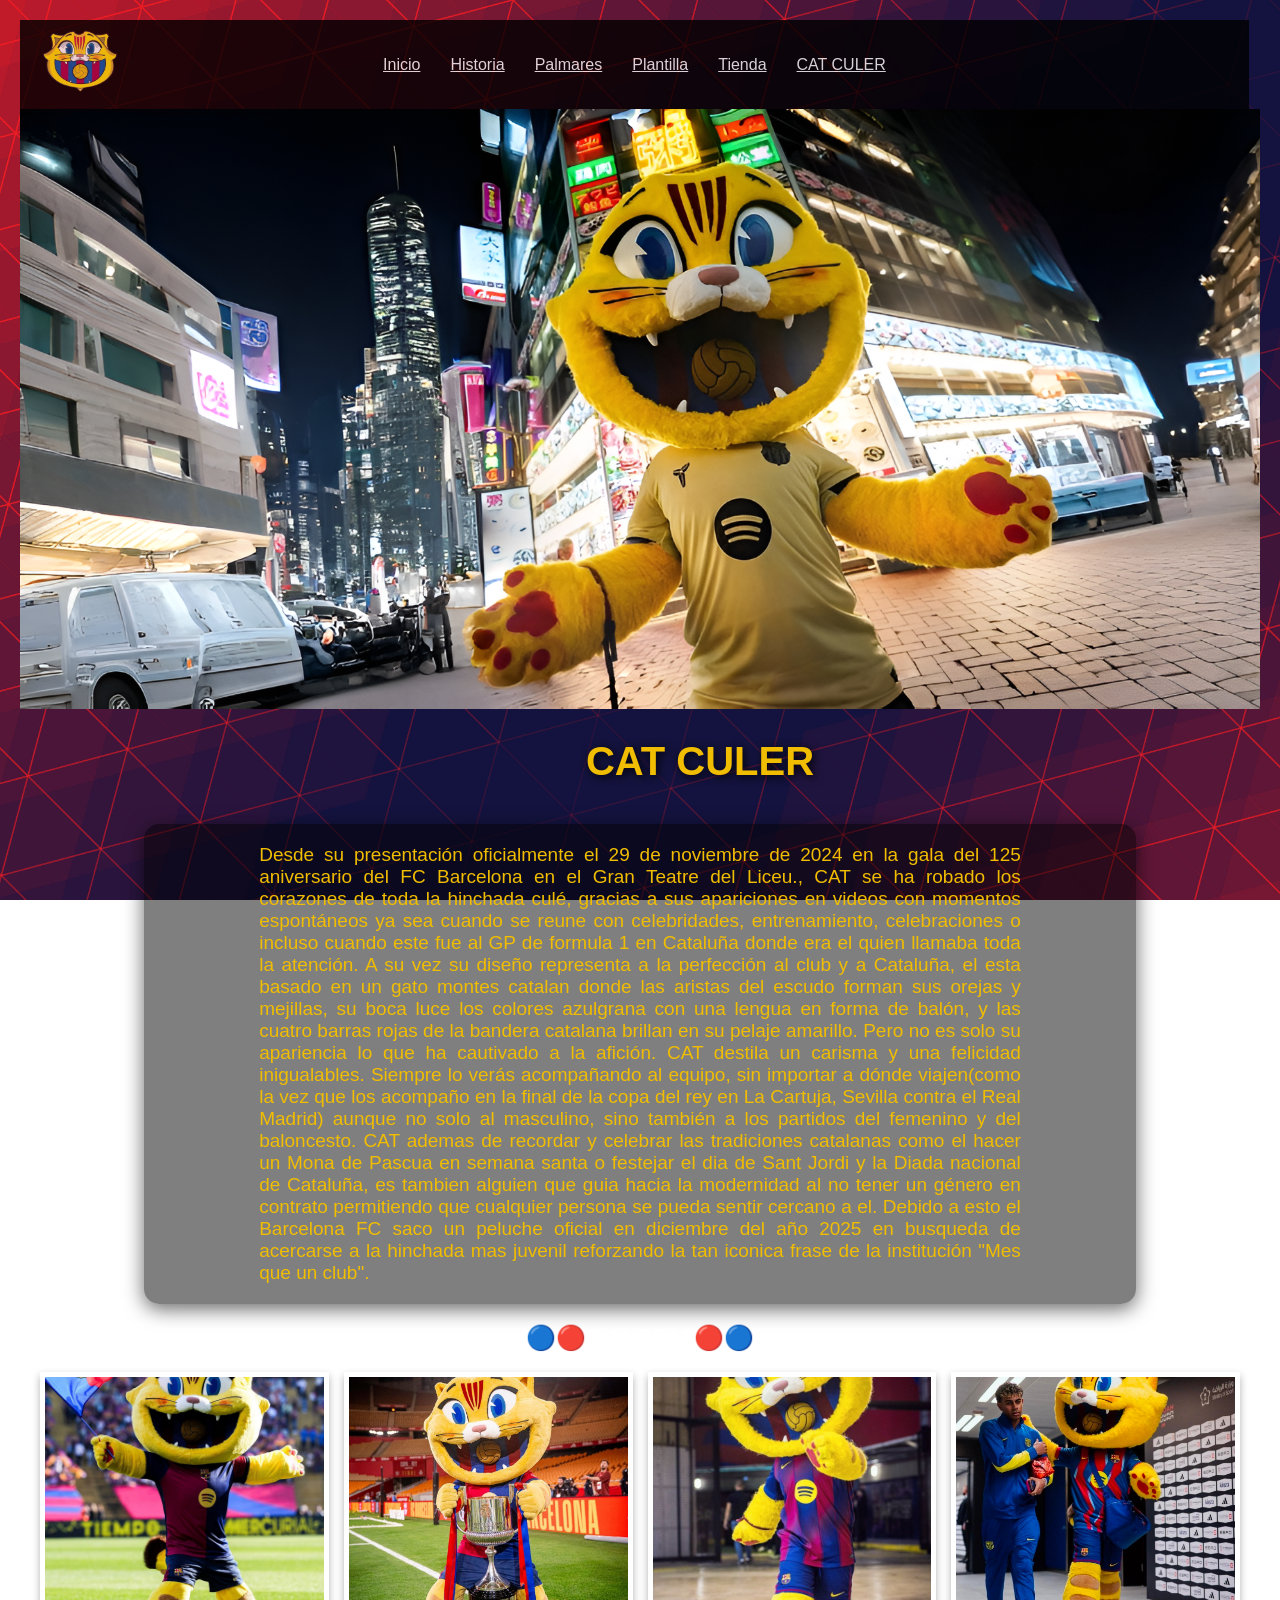
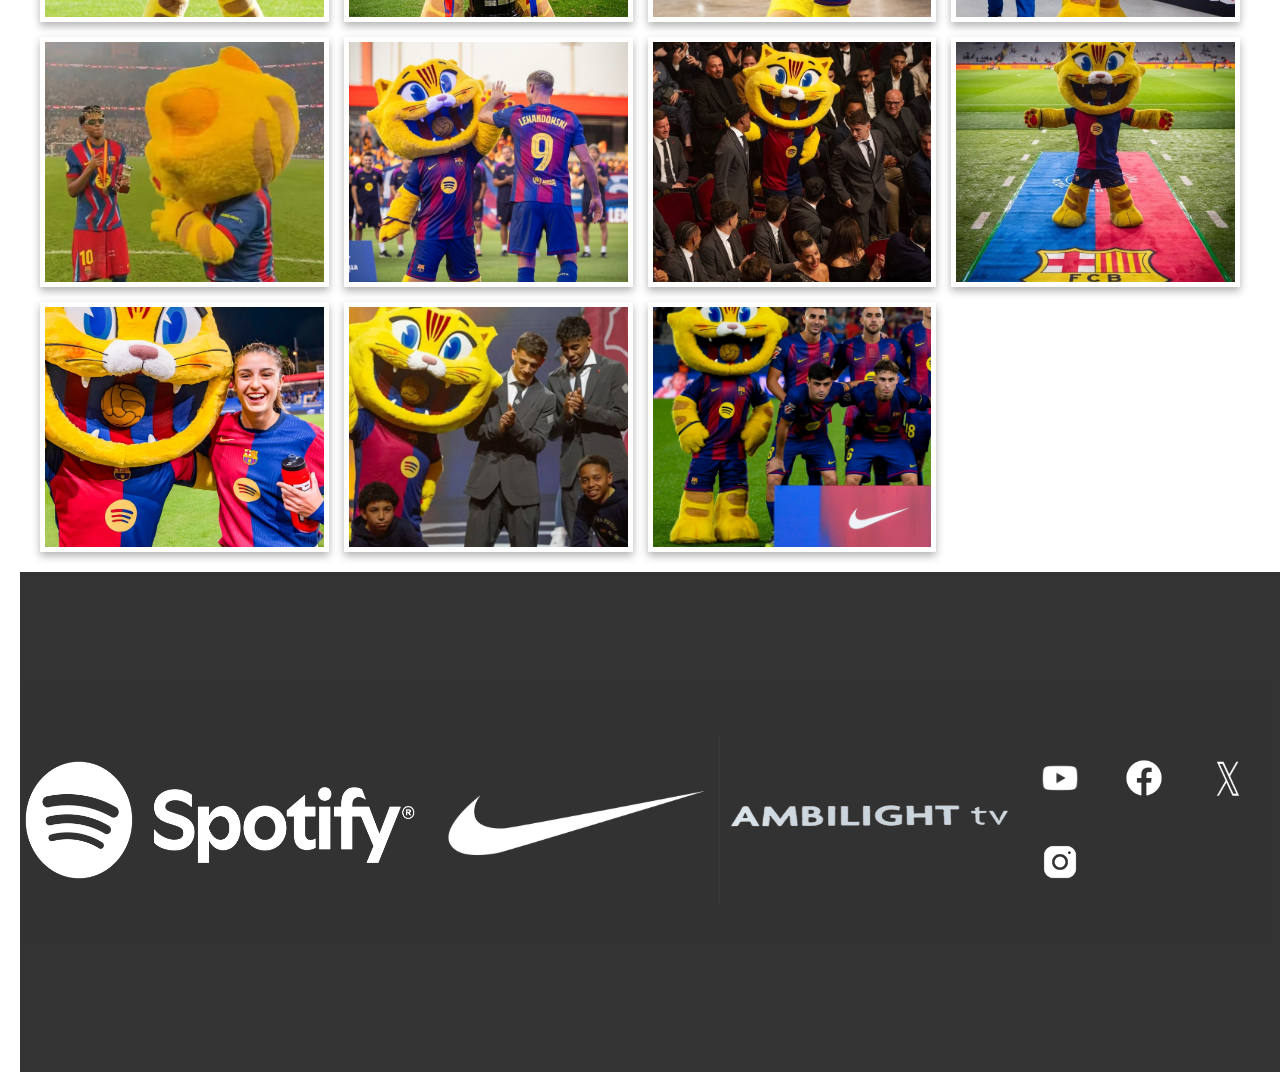
<file: codigo/catculer.html>
<!DOCTYPE html>
<html lang="español">
<head>
    <meta charset="UTF-8">
    <title>Cat_culer</title>
    <link rel="stylesheet" href="../estilo/general.css">
    <div class = "cuadrado1">
         <a href="index.html"> Inicio </a></li>
         <a href="historia.html">Historia</a></li>
         <a href="palmares.html">Palmares</a></li>
         <a href="jugadores.html">Plantilla</a></li>
         <a href="tienda.html"> Tienda </a></li>
         <a href="cat_culer.html">CAT CULER </a></li>
            <div class="escudo">
            <a href="index.html"><img src="../recursos/CAT.png" alt="Escudo FC Barcelona"></a>
        </div> 
        </div>
</head>
<body class="fondo">
    <div class="bannercat">
    <img src="../recursos/bannermejorado.png" alt="banner" width="1500" height="600">
    </div>
    <div class=titulocat><h1>CAT CULER</h1></div>
    <div class = caja>
    <div class="textoexplicativo">
        <p> Desde su presentación oficialmente el 29 de noviembre de 2024 en la gala del 125 aniversario del FC Barcelona en el Gran Teatre del Liceu., 
        CAT se ha robado los corazones de toda la hinchada culé, gracias a sus apariciones en videos con momentos espontáneos ya sea cuando se reune con
        celebridades, entrenamiento, celebraciones o incluso cuando este fue al GP de formula 1 en Cataluña donde era el quien llamaba toda la atención. 
        A su vez su diseño representa a la perfección al club y a Cataluña, el esta basado en un gato montes catalan donde las aristas del escudo forman sus orejas y mejillas, su boca luce los colores azulgrana 
        con una lengua en forma de balón, y las cuatro barras rojas de la bandera catalana brillan en su pelaje amarillo.
        Pero no es solo su apariencia lo que ha cautivado a la afición. CAT destila un carisma y una felicidad inigualables. 
        Siempre lo verás acompañando al equipo, sin importar a dónde viajen(como la vez que los acompaño en la final de la 
        copa del rey en La Cartuja, Sevilla contra el Real Madrid) aunque no solo al masculino, sino también a los partidos del femenino y del baloncesto.
        CAT ademas de recordar y celebrar las tradiciones catalanas como el hacer un Mona de Pascua en semana santa o festejar el dia de Sant Jordi y la Diada nacional de Cataluña,
        es tambien alguien que guia hacia la modernidad al no tener un género en contrato permitiendo que cualquier persona se pueda sentir cercano a el.
        Debido a esto el Barcelona FC saco un peluche oficial en diciembre del año 2025 en busqueda de acercarse a la hinchada mas juvenil reforzando la 
        tan iconica frase de la institución "Mes que un club".
         </p>
    </div>
    </div>
    <section>
        <div class="titulo_galeria">
        <h2>🔵🔴GALERIA🔴🔵</h2>
        </div>
        <div class = "galeria">
            <div class = "fotos">
                <img src="../recursos/cat culer 2.jpg" alt "cat" width="400" height="560">
            </div>
            <div class = "fotos">
                <img src="../recursos/cat culer 3.jpg" alt "cat" width="400" height="560">
            </div>
            <div class = "fotos">
                <img src="../recursos/cat 4.jpg" alt "cat" width="400" height="590">
            </div>
            <div class = "fotos">
                <img src="../recursos/cat 5.jpg" alt "cat" width="400" height="560">
            </div>
            <div class = "fotos">
                <img src="../recursos/cat 6.jpg" alt "cat" width="400" height="560">
            </div>
            <div class = "fotos">
                <img src="../recursos/cat 7.jpg" alt "cat" width="400" height="560">
            </div>
            <div class = "fotos">
                <img src="../recursos/cat 8.jpg" alt "cat" width="400" height="560">
            </div>
            <div class = "fotos">
                <img src="../recursos/cat 9.jpg" alt "cat" width="400" height="560">
            </div>
            <div class = "fotos">
                <img src="../recursos/cat 11.jpg" alt "cat" width="400" height="560">
            </div>
            <div class = "fotos">
                <img src="../recursos/cat 12.jpg" alt "cat" width="400" height="560">
            </div>
            <div class = "fotos">
                <img src="../recursos/cat 13.jpg" alt "cat" width="400" height="560">
            </div>
        </div>
    </section>
</body>
<footer>
    <div class="cuadradof">
        <div class=" publicidad">
            <a href="https://open.spotify.com/genre/0JQ5DAqbMKFzsCGvlWfxyX"><img src="../recursos/Spotify_Full_Logo_RGB_White.png" alt="Spotify" width="400" height="120"></a>
            <a href="https://www.nike.com/xl/"><img src="../recursos/nike.jpg" alt="Nike" width="300" height="170"> </a>
            <a href="https://www.philips.co.uk/c-m-so/tv"> <img src="../recursos/AMBILIGHT.png" alt="Spotify" width="300" height="200"></a>
            <div class = redes>
            <a href="https://www.youtube.com/@FCBarcelona"> <img src="../recursos/youtube.png" alt="Youtube" width="80" height="80"></a>
            <a href="https://web.facebook.com/fcbarcelona/?locale=es_LA&_rdc=1&_rdr#"> <img src="../recursos/facebook-new.png" alt="FaceBook" width="80" height="80"></a>
            <a href="https://x.com/FCBarcelona_es"> <img src="../recursos/twitter.jfif" alt="Twitter" width="80" height="80"></a>
            <a href="https://www.instagram.com/fcbarcelona/?hl=es"> <img src="../recursos/instragram.png" alt="Twitter" width="80" height="80"></a>
            </div>
        </div>
    </div>
</footer>
</html>
</file>
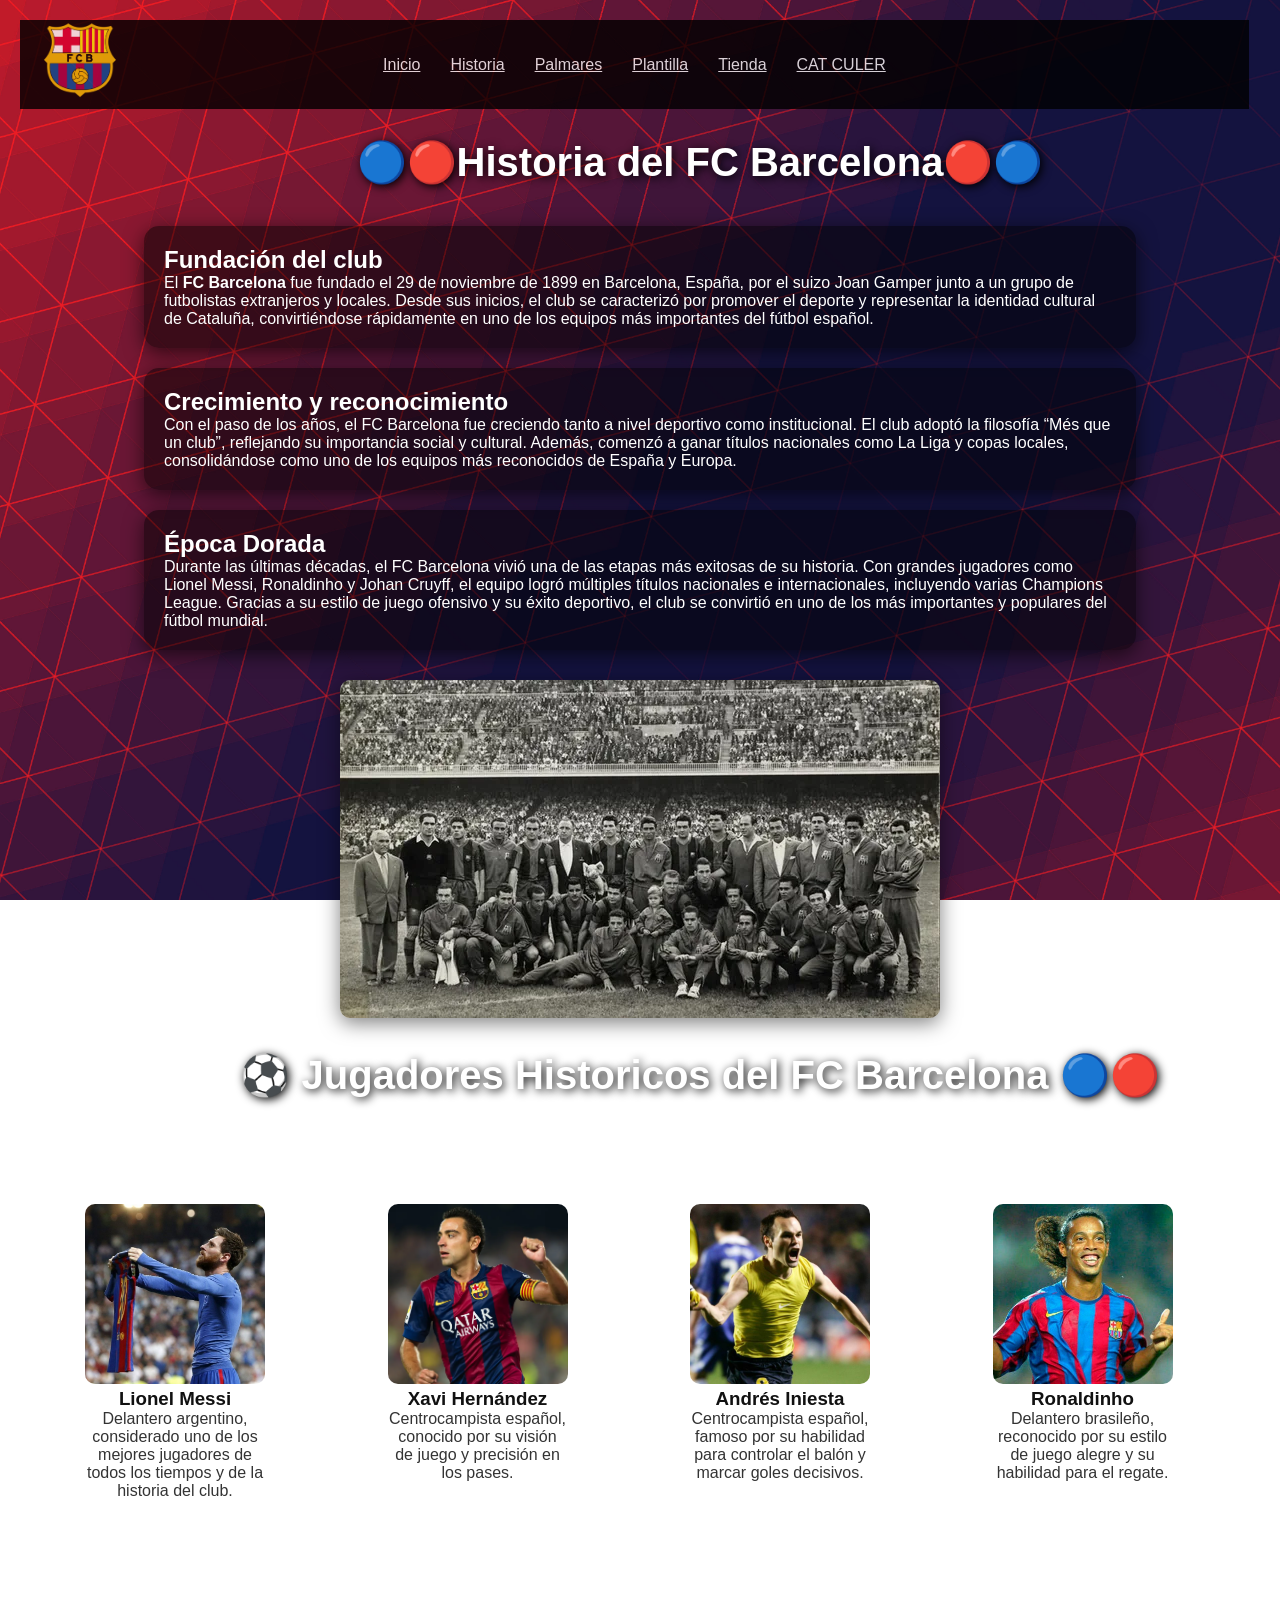
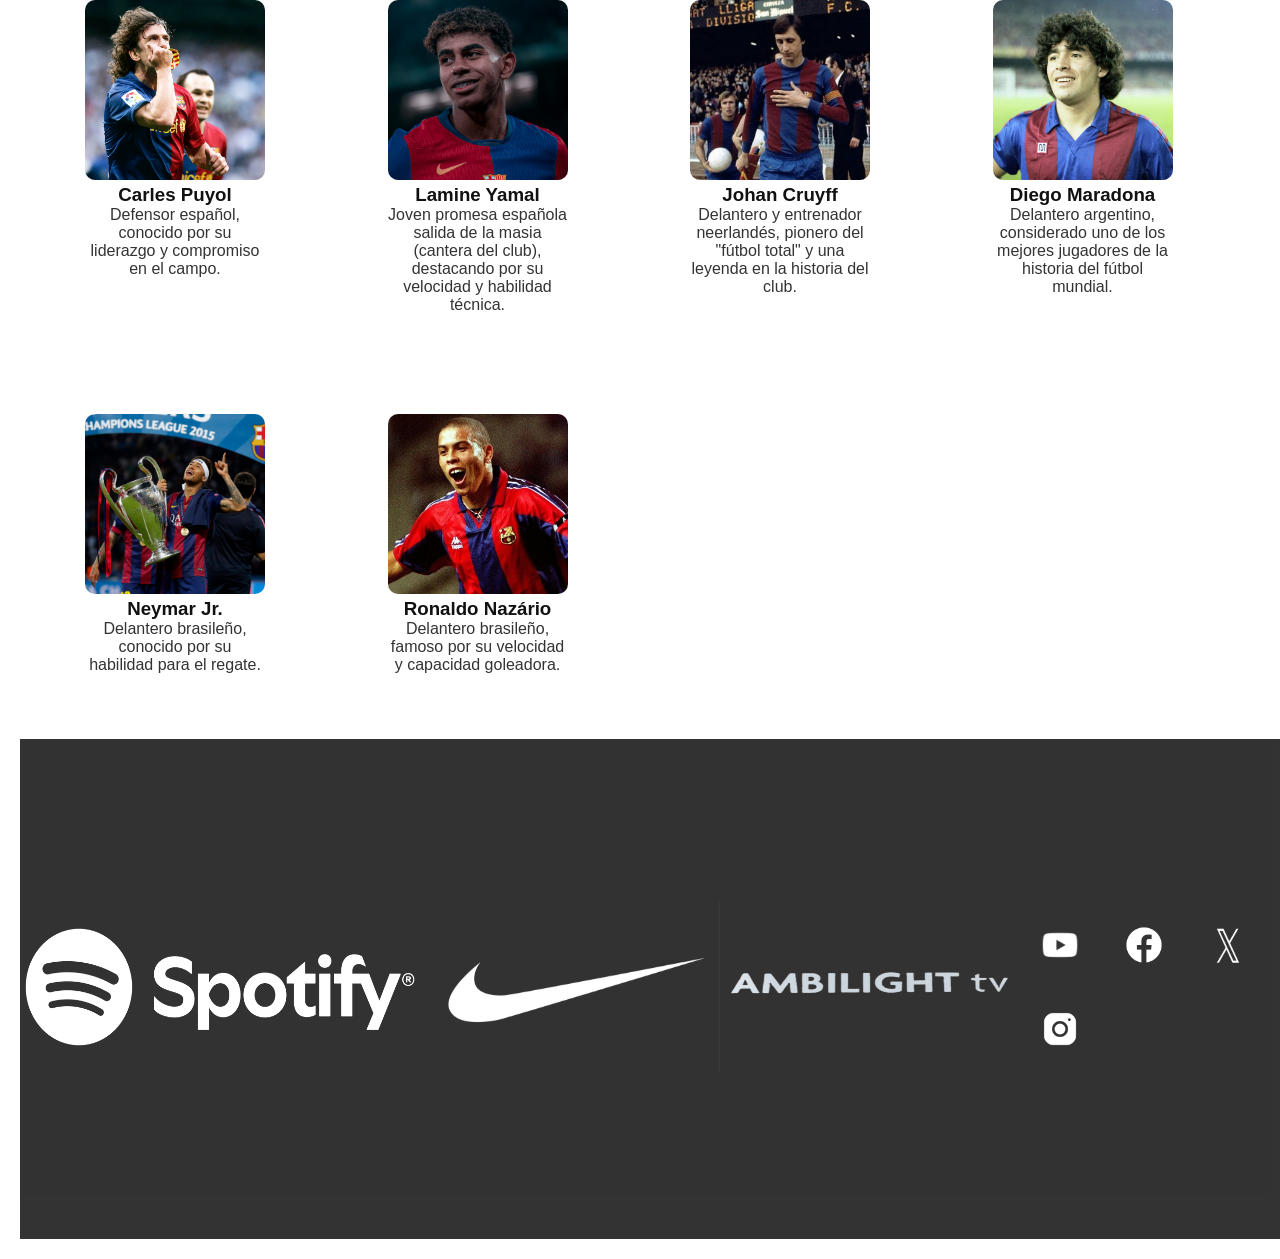
<file: codigo/historia.html>
<!DOCTYPE html>
<html>
    <head>
        <meta charset="UTF-8">
        <title>Historia - FC Barcelona</title>
        <link rel="stylesheet" href="../estilo/general.css">
    </head>

    <body class="fondo">
          <div class = "cuadrado1">
         <a href="index.html"> Inicio </a></li>
         <a href="historia.html">Historia</a></li>
         <a href="palmares.html">Palmares</a></li>
         <a href="jugadores.html">Plantilla</a></li>
         <a href="tienda.html"> Tienda </a></li>
         <a href="catculer.html">CAT CULER </a></li>
            <div class="escudo">
            <a href="index.html"><img src="../recursos/logo.png" alt="Escudo FC Barcelona"></a>
        </div> 
    </div>
        <h1>🔵🔴Historia del FC Barcelona🔴🔵</h1>
        <section>
            <div class="caja">
                <h2>Fundación del club</h2>
                    <p>El <strong>FC Barcelona</strong> fue fundado el 29 de noviembre de 1899 en Barcelona, España, 
                    por el suizo Joan Gamper junto a un grupo de futbolistas extranjeros y locales. 
                    Desde sus inicios, el club se caracterizó por promover el deporte y representar 
                    la identidad cultural de Cataluña, convirtiéndose rápidamente en uno de los 
                    equipos más importantes del fútbol español.
                    </p>
            </div>

            <div class="caja">
                <h2>Crecimiento y reconocimiento</h2>
                    <p>Con el paso de los años, el FC Barcelona fue creciendo tanto a nivel deportivo 
                    como institucional. El club adoptó la filosofía “Més que un club”, reflejando 
                    su importancia social y cultural. Además, comenzó a ganar títulos nacionales 
                    como La Liga y copas locales, consolidándose como uno de los equipos más 
                    reconocidos de España y Europa.
                    </p>
            </div>

            <div class="caja">
                <h2>Época Dorada</h2>
                    <p>Durante las últimas décadas, el FC Barcelona vivió una de las etapas más exitosas 
                    de su historia. Con grandes jugadores como Lionel Messi, Ronaldinho y Johan Cruyff, 
                    el equipo logró múltiples títulos nacionales e internacionales, incluyendo varias 
                    Champions League. Gracias a su estilo de juego ofensivo y su éxito deportivo, 
                    el club se convirtió en uno de los más importantes y populares del fútbol mundial.
                    </p>
            </div>

            <div class="imagen-historia">
                <img src="../recursos/historiaFcb.jpg" alt="Historia del FC Barcelona" width="600">
            </div>
        </section>
        <h1>⚽ Jugadores Historicos del FC Barcelona 🔵🔴</h1>

        <div class="contenedor-jugadores">
            <div class="tarjeta">
                <img src="../recursos/Messi.jpg">
                <h3>Lionel Messi</h3>
                <p>Delantero argentino, considerado uno de los mejores jugadores de todos los tiempos y de la historia del club.</p>
            </div>

            <div class="tarjeta">
                <img src="../recursos/xavi.jpg">
                <h3>Xavi Hernández</h3>
                <p>Centrocampista español, conocido por su visión de juego y precisión en los pases.</p>
            </div>

            <div class="tarjeta">
                <img src="../recursos/iniesta.jpg">
                <h3>Andrés Iniesta</h3>
                <p>Centrocampista español, famoso por su habilidad para controlar el balón y marcar goles decisivos.</p>
            </div>

            <div class="tarjeta">
                <img src="../recursos/ronaldinho.jpg">
                <h3>Ronaldinho</h3>
                <p>Delantero brasileño, reconocido por su estilo de juego alegre y su habilidad para el regate.</p>
            </div>

            <div class="tarjeta">
                <img src="../recursos/puyol.jpg">
                <h3>Carles Puyol</h3>
                <p>Defensor español, conocido por su liderazgo y compromiso en el campo.</p>
            </div>

            <div class="tarjeta">
                <img src="../recursos/lamine.jpg">
                <h3>Lamine Yamal</h3>
                <p>Joven promesa española salida de la masia (cantera del club), destacando por su velocidad y habilidad técnica.</p>
            </div>

            <div class="tarjeta">
                <img src="../recursos/cruyff.jpg">
                <h3>Johan Cruyff</h3>
                <p>Delantero y entrenador neerlandés, pionero del "fútbol total" y una leyenda en la historia del club.</p>
            </div>

            <div class="tarjeta">
                <img src="../recursos/maradona.jpg">
                <h3>Diego Maradona</h3>
                <p>Delantero argentino, considerado uno de los mejores jugadores de la historia del fútbol mundial.</p>
            </div>

            <div class="tarjeta">
                <img src="../recursos/NEYMAR.jpg">
                <h3>Neymar Jr.</h3>
                <p>Delantero brasileño, conocido por su habilidad para el regate.</p>
            </div>

            <div class="tarjeta">
                <img src="../recursos/ronaldo.jpg">
                <h3>Ronaldo Nazário</h3>
                <p>Delantero brasileño, famoso por su velocidad y capacidad goleadora.</p>
            </div>
        </div>
    </body>
  <footer>
    <div class="cuadradof">
        <div class=" publicidad">
            <a href="https://open.spotify.com/genre/0JQ5DAqbMKFzsCGvlWfxyX"><img src="../recursos/Spotify_Full_Logo_RGB_White.png" alt="Spotify" width="400" height="120"></a>
            <a href="https://www.nike.com/xl/"><img src="../recursos/nike.jpg" alt="Nike" width="300" height="170"> </a>
            <a href="https://www.philips.co.uk/c-m-so/tv"> <img src="../recursos/AMBILIGHT.png" alt="Spotify" width="300" height="200"></a>
            <div class = redes>
            <a href="https://www.youtube.com/@FCBarcelona"> <img src="../recursos/youtube.png" alt="Youtube" width="80" height="80"></a>
            <a href="https://web.facebook.com/fcbarcelona/?locale=es_LA&_rdc=1&_rdr#"> <img src="../recursos/facebook-new.png" alt="FaceBook" width="80" height="80"></a>
            <a href="https://x.com/FCBarcelona_es"> <img src="../recursos/twitter.jfif" alt="Twitter" width="80" height="80"></a>
            <a href="https://www.instagram.com/fcbarcelona/?hl=es"> <img src="../recursos/instragram.png" alt="Twitter" width="80" height="80"></a>
            </div>
        </div>
    </div>
</footer>
</html>
</file>
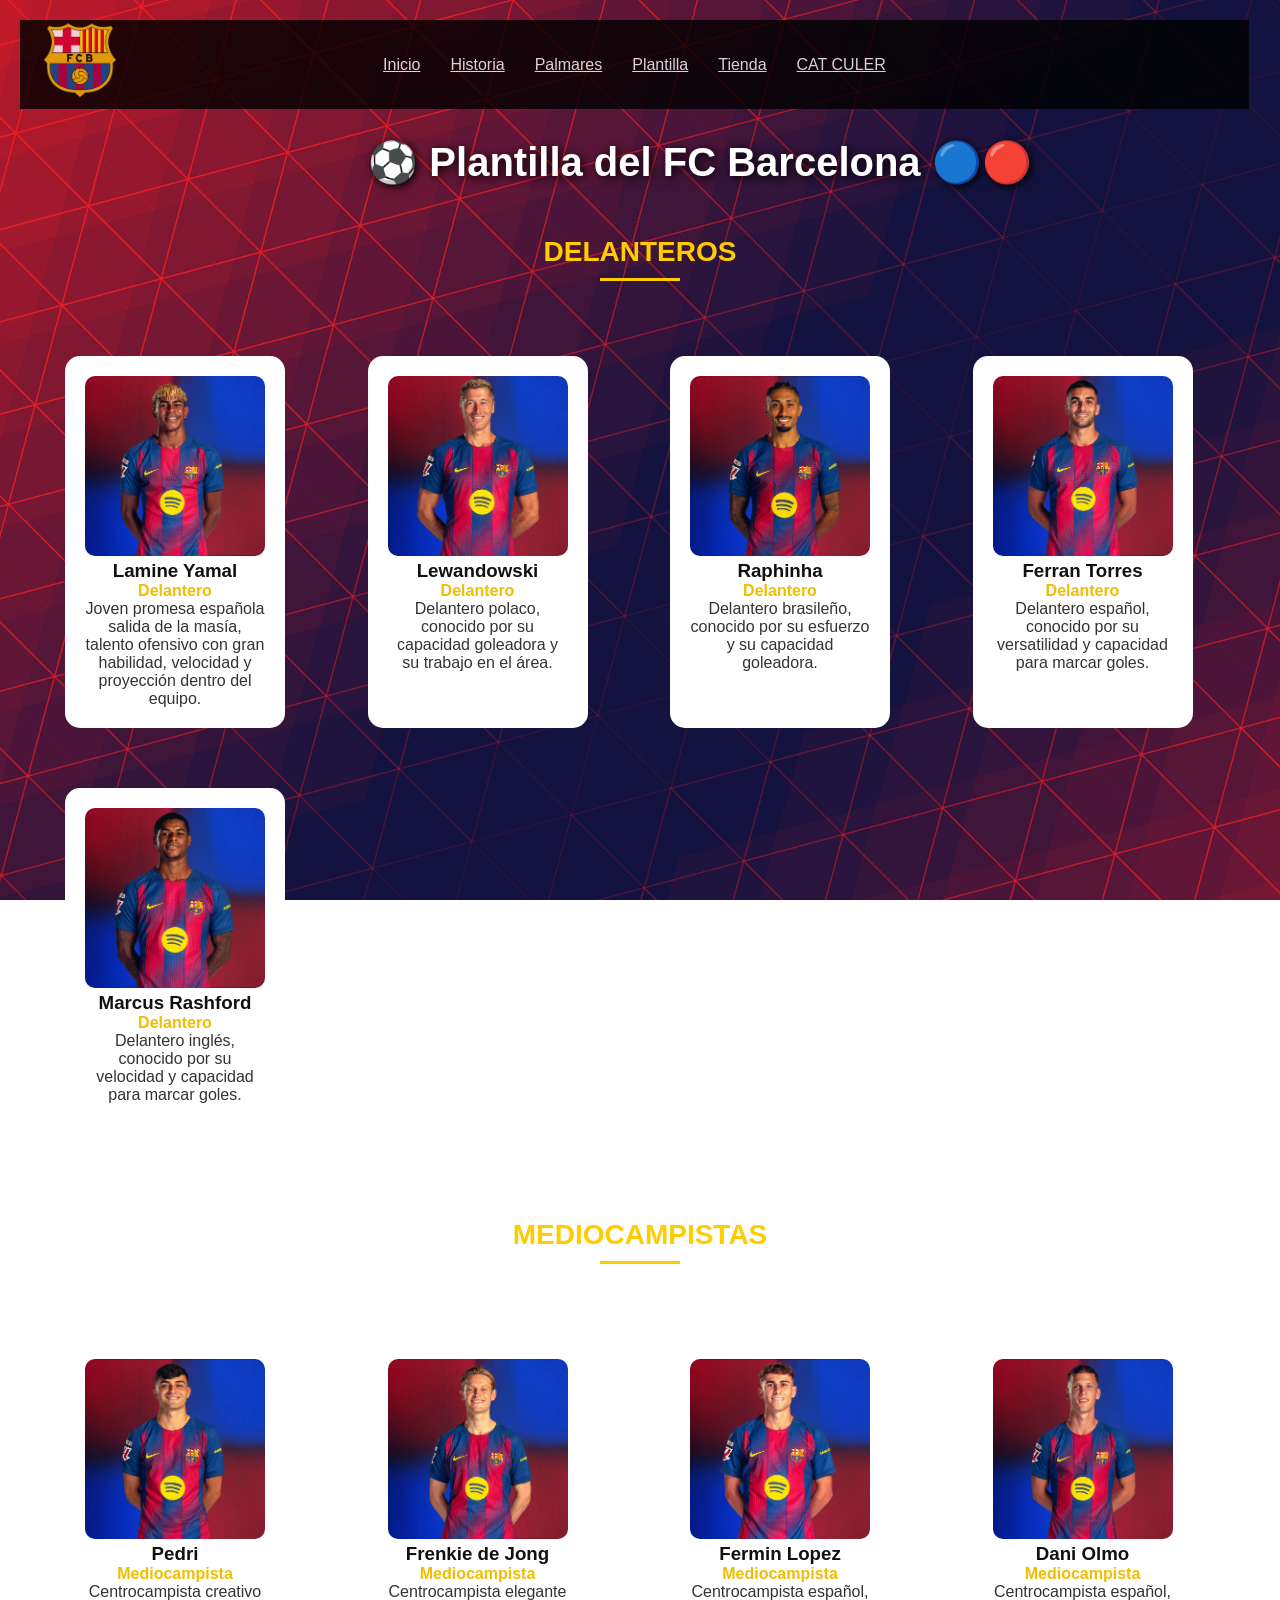
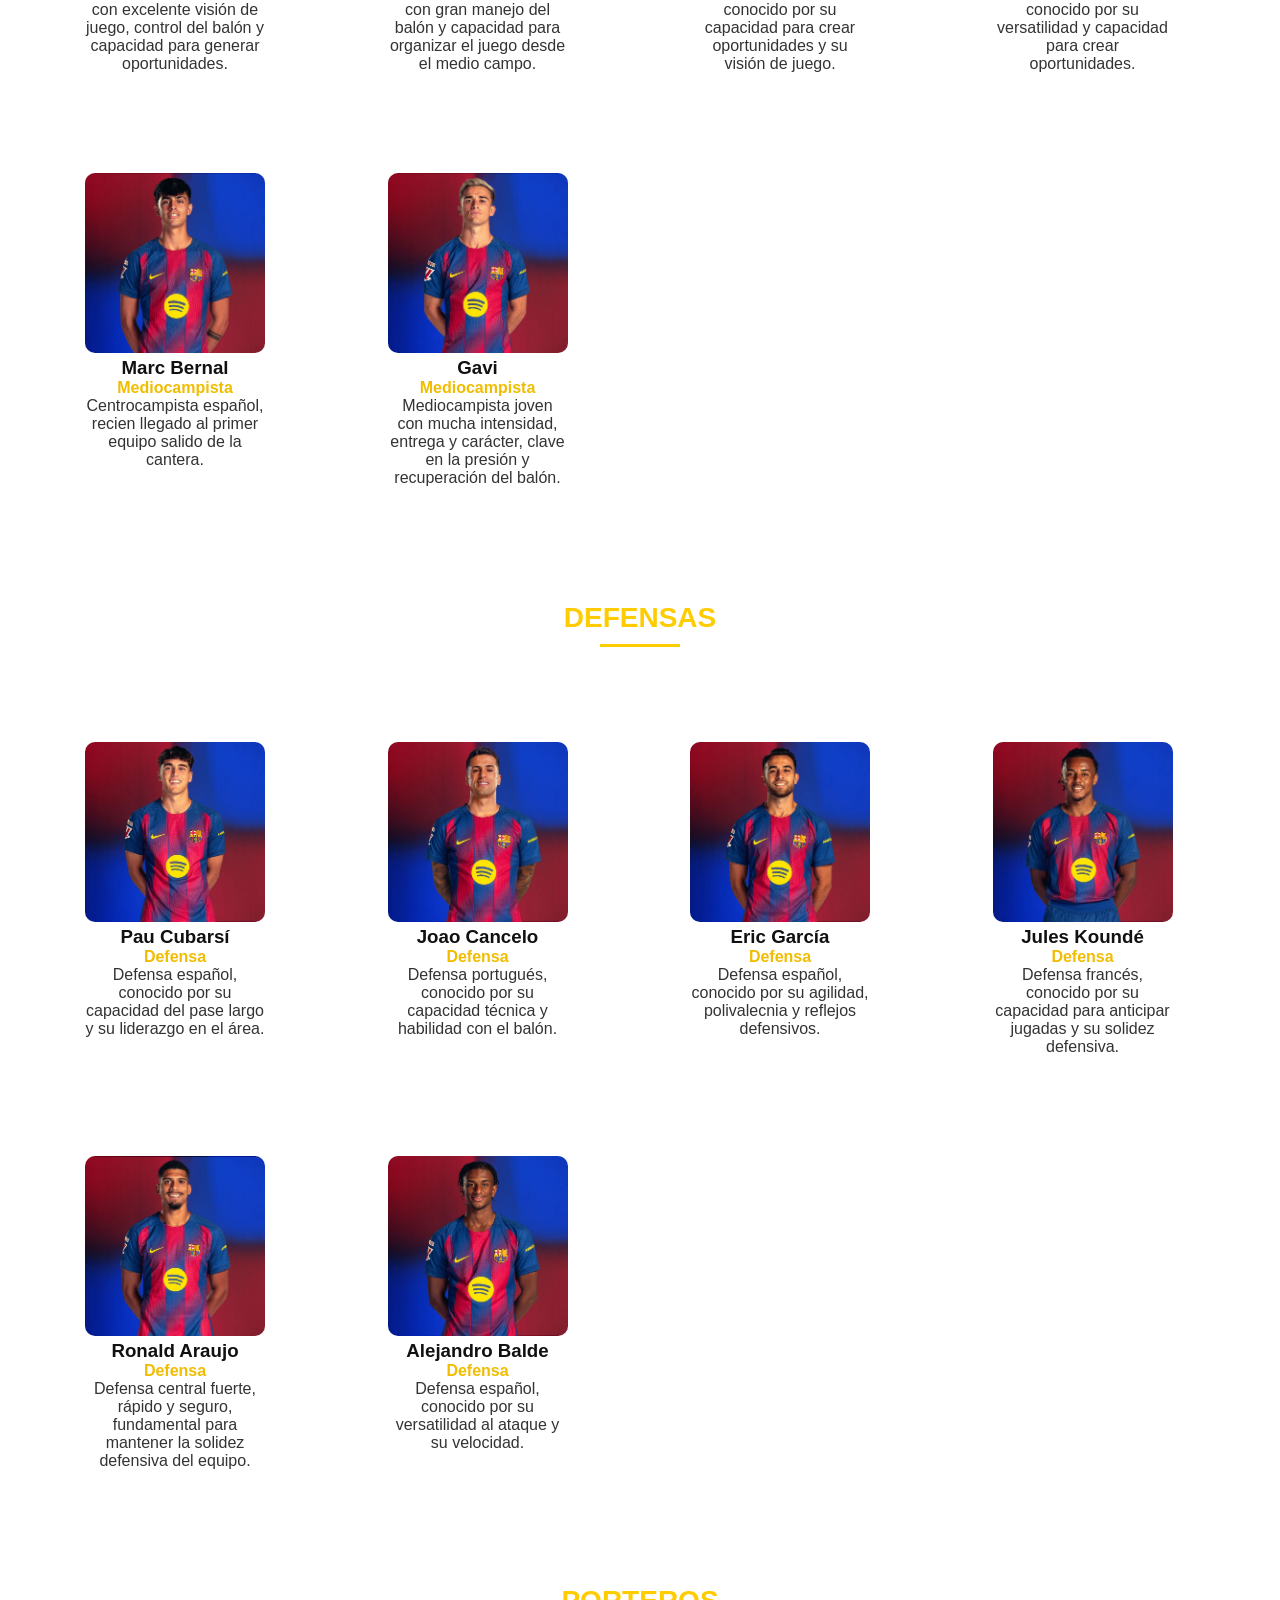
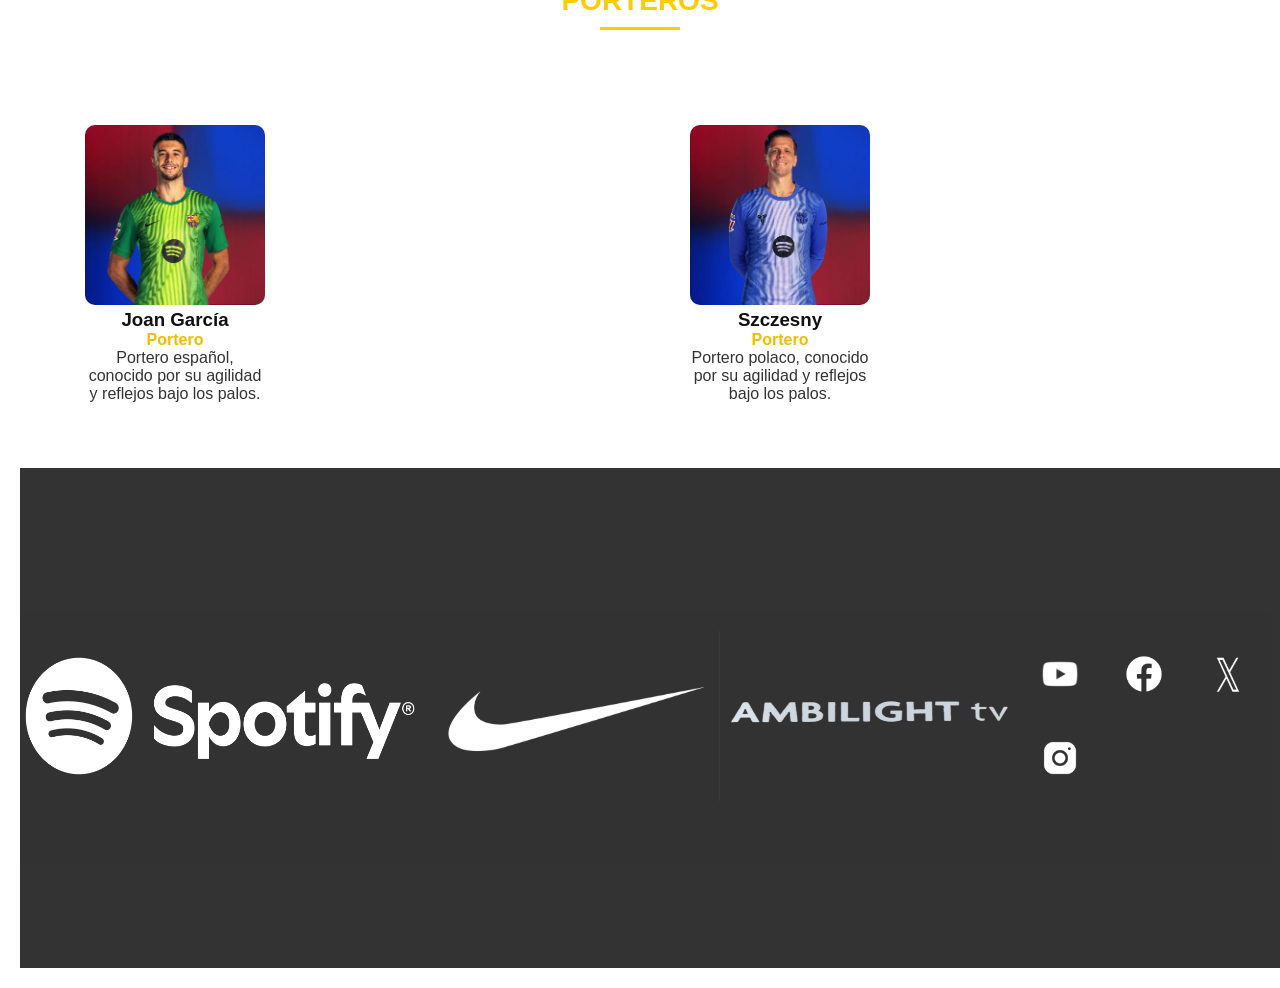
<file: codigo/jugadores.html>
<!DOCTYPE html>
<html lang="es">
    <head>
        <meta charset="UTF-8">
        <title>Jugadores Históricos del FC Barcelona</title>
        <link rel="stylesheet" href="../estilo/general.css">
    </head>

    <body class="fondo">
         <div class = "cuadrado1">
         <a href="index.html"> Inicio </a></li>
         <a href="historia.html">Historia</a></li>
         <a href="palmares.html">Palmares</a></li>
         <a href="jugadores.html">Plantilla</a></li>
         <a href="tienda.html"> Tienda </a></li>
         <a href="catculer.html">CAT CULER </a></li>
            <div class="escudo">
            <a href="index.html"><img src="../recursos/logo.png" alt="Escudo FC Barcelona"></a>
        </div> 
    </div>

        <h1>⚽ Plantilla del FC Barcelona 🔵🔴</h1>
        <h2 class="titulo-seccion">DELANTEROS</h2>
        <div class="contenedor-jugadores">
            <div class="tarjeta">
                <img src="../recursos/yamal.jpg">
                <h3>Lamine Yamal</h3>
                <p><strong>Delantero</strong></p>
                <p>Joven promesa española salida de la masía, talento ofensivo con gran habilidad, velocidad y proyección dentro del equipo.</p>
            </div>
            <div class="tarjeta">
                <img src="../recursos/lewandowski.jpg">
                <h3>Lewandowski</h3>
                <p><strong>Delantero</strong></p>
                <p>Delantero polaco, conocido por su capacidad goleadora y su trabajo en el área.</p>
            </div>

            <div class="tarjeta">
                <img src="../recursos/rafita.jpg">
                <h3>Raphinha</h3>
                <p><strong>Delantero</strong></p>
                <p>Delantero brasileño, conocido por su esfuerzo y su capacidad goleadora.</p>
            </div>

            <div class="tarjeta">
                <img src="../recursos/ferran.jpg">
                <h3>Ferran Torres</h3>
                <p><strong>Delantero</strong></p>
                <p>Delantero español, conocido por su versatilidad y capacidad para marcar goles.</p>
            </div>

            <div class="tarjeta">
                <img src="../recursos/rashford.jpg">
                <h3>Marcus Rashford</h3>
                <p><strong>Delantero</strong></p>
                <p>Delantero inglés, conocido por su velocidad y capacidad para marcar goles.</p>
            </div>
        </div>
        <h2 class="titulo-seccion">MEDIOCAMPISTAS</h2>
        <div class="contenedor-jugadores">
            <div class="tarjeta">
                <img src="../recursos/pedri.jpg">
                <h3>Pedri</h3>
                <p><strong>Mediocampista</strong></p>
                <p>Centrocampista creativo con excelente visión de juego, control del balón y capacidad para generar oportunidades.</p>
            </div>
            <div class="tarjeta">
                <img src="../recursos/dejong.jpg">
                <h3>Frenkie de Jong</h3>
                <p><strong>Mediocampista</strong></p>
                <p>Centrocampista elegante con gran manejo del balón y capacidad para organizar el juego desde el medio campo.</p>
            </div>

            <div class="tarjeta">
                <img src="../recursos/fermin.jpg">
                <h3>Fermin Lopez</h3>
                <p><strong>Mediocampista</strong></p>
                <p>Centrocampista español, conocido por su capacidad para crear oportunidades y su visión de juego.</p>
            </div>

            <div class="tarjeta">
                <img src="../recursos/olmo.jpg">
                <h3>Dani Olmo</h3>
                <p><strong>Mediocampista</strong></p>
                <p>Centrocampista español, conocido por su versatilidad y capacidad para crear oportunidades.</p>
            </div>

            <div class="tarjeta">
                <img src="../recursos/bernal.jpg">
                <h3>Marc Bernal</h3>
                <p><strong>Mediocampista</strong></p>
                <p>Centrocampista español, recien llegado al primer equipo salido de la cantera.</p>
            </div>

            <div class="tarjeta">
                <img src="../recursos/gavi.jpg">
                <h3>Gavi</h3>
                <p><strong>Mediocampista</strong></p>
                <p>Mediocampista joven con mucha intensidad, entrega y carácter, clave en la presión y recuperación del balón.</p>
            </div>
        </div>
        <h2 class="titulo-seccion">DEFENSAS</h2>
        <div class="contenedor-jugadores">
            <div class="tarjeta">
                <img src="../recursos/cubarsi.jpg">
                <h3>Pau Cubarsí</h3>
                <p><strong>Defensa</strong></p>
                <p>Defensa español, conocido por su capacidad del pase largo y su liderazgo en el área.</p>
            </div>

            <div class="tarjeta">
                <img src="../recursos/cancelo.jpg">
                <h3>Joao Cancelo</h3>
                <p><strong>Defensa</strong></p>
                <p>Defensa portugués, conocido por su capacidad técnica y habilidad con el balón.</p>
            </div>

            <div class="tarjeta">
                <img src="../recursos/eric.jpg">
                <h3>Eric García</h3>
                <p><strong>Defensa</strong></p>
                <p>Defensa español, conocido por su agilidad, polivalecnia y reflejos defensivos.</p>
            </div>

            <div class="tarjeta">
                <img src="../recursos/kounde.jpg">
                <h3>Jules Koundé</h3>
                <p><strong>Defensa</strong></p>
                <p>Defensa francés, conocido por su capacidad para anticipar jugadas y su solidez defensiva.</p>
            </div>

            <div class="tarjeta">
                <img src="../recursos/araujo.jpg">
                <h3>Ronald Araujo</h3>
                <p><strong>Defensa</strong></p>
                <p>Defensa central fuerte, rápido y seguro, fundamental para mantener la solidez defensiva del equipo.</p>
            </div>

            <div class="tarjeta">
                <img src="../recursos/balde.jpg">
                <h3>Alejandro Balde</h3>
                <p><strong>Defensa</strong></p>
                <p>Defensa español, conocido por su versatilidad al ataque y su velocidad.</p>
            </div>
        </div>
        <h2 class="titulo-seccion">PORTEROS</h2>
        <div class="contenedor-jugadores">
            <div class="tarjeta">
                <img src="../recursos/joangarcia.jpg">
                <h3>Joan García</h3>
                <p><strong>Portero</strong></p>
                <p>Portero español, conocido por su agilidad y reflejos bajo los palos.</p>
            </div>

            <div class="tarjeta">
                <img src="../recursos/Szczesny.jpg">
                <h3>Szczesny</h3>
                <p><strong>Portero</strong></p>
                <p>Portero polaco, conocido por su agilidad y reflejos bajo los palos.</p>
            </div>
        </div>
    </body>
    <footer>
    <div class="cuadradof">
        <div class=" publicidad">
            <a href="https://open.spotify.com/genre/0JQ5DAqbMKFzsCGvlWfxyX"><img src="../recursos/Spotify_Full_Logo_RGB_White.png" alt="Spotify" width="400" height="120"></a>
            <a href="https://www.nike.com/xl/"><img src="../recursos/nike.jpg" alt="Nike" width="300" height="170"> </a>
            <a href="https://www.philips.co.uk/c-m-so/tv"> <img src="../recursos/AMBILIGHT.png" alt="Spotify" width="300" height="200"></a>
            <div class = redes>
            <a href="https://www.youtube.com/@FCBarcelona"> <img src="../recursos/youtube.png" alt="Youtube" width="80" height="80"></a>
            <a href="https://web.facebook.com/fcbarcelona/?locale=es_LA&_rdc=1&_rdr#"> <img src="../recursos/facebook-new.png" alt="FaceBook" width="80" height="80"></a>
            <a href="https://x.com/FCBarcelona_es"> <img src="../recursos/twitter.jfif" alt="Twitter" width="80" height="80"></a>
            <a href="https://www.instagram.com/fcbarcelona/?hl=es"> <img src="../recursos/instragram.png" alt="Twitter" width="80" height="80"></a>
            </div>
        </div>
    </div>
</footer>
</html>
</file>
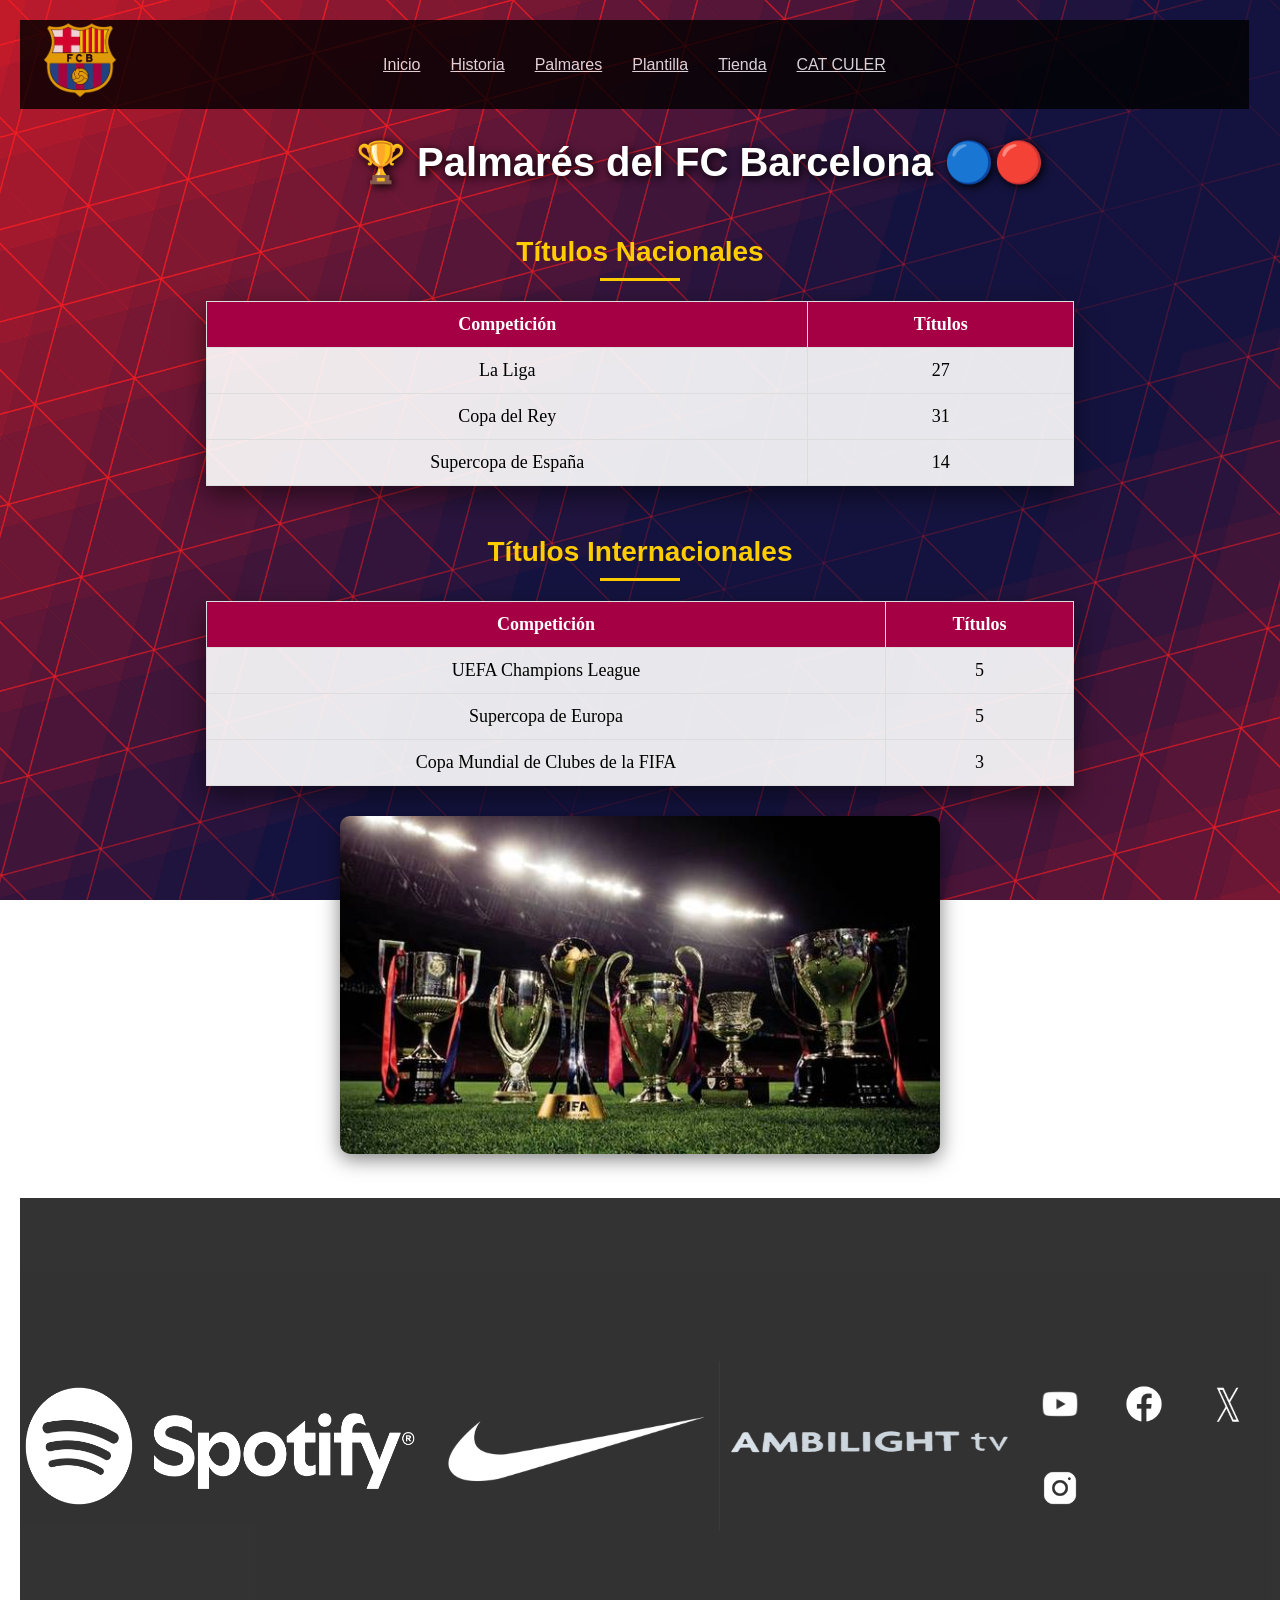
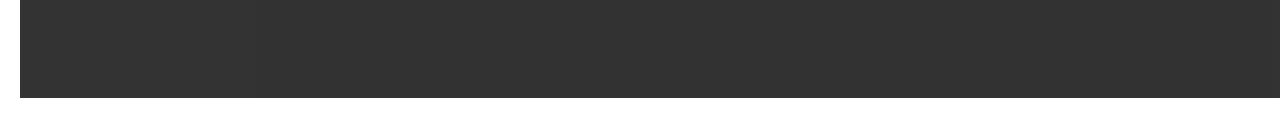
<file: codigo/palmares.html>
<!DOCTYPE html>
<html lang="es">
    <head>
        <meta charset="UTF-8">
        <title>Palmarés FC Barcelona</title>
        <link rel="stylesheet" href="../estilo/general.css">
    </head>

    <body class="fondo">
        <div class = "cuadrado1">
         <a href="index.html"> Inicio </a></li>
         <a href="historia.html">Historia</a></li>
         <a href="palmares.html">Palmares</a></li>
         <a href="jugadores.html">Plantilla</a></li>
         <a href="tienda.html"> Tienda </a></li>
         <a href="catculer.html">CAT CULER </a></li>
            <div class="escudo">
            <a href="index.html"><img src="../recursos/logo.png" alt="Escudo FC Barcelona"></a>
        </div> 
    </div>
        <h1>🏆 Palmarés del FC Barcelona 🔵🔴</h1>
       
        <div class="tabla-palmares">
            <h2 class="titulo-seccion"> Títulos Nacionales</h2>
            <table class="tabla-palmares">
                <tr>
                    <th>Competición</th>
                    <th>Títulos</th>
                </tr>

                <tr>
                    <td>La Liga</td>
                    <td>27</td>
                </tr>

                <tr>
                    <td>Copa del Rey</td>
                    <td>31</td>
                </tr>

                <tr>
                    <td>Supercopa de España</td>
                    <td>14</td>
                </tr>
            </table>
        </div>
        <div class="tabla-palmares">
            <h2 class="titulo-seccion"> Títulos Internacionales</h2>
            <table class="tabla-palmares">
                <tr>
                    <th>Competición</th>
                    <th>Títulos</th>
                </tr>

                <tr>
                    <td>UEFA Champions League</td>
                    <td>5</td>
                </tr>

                <tr>
                    <td>Supercopa de Europa</td>
                    <td>5</td>
                </tr>

                <tr>
                    <td>Copa Mundial de Clubes de la FIFA</td>
                    <td>3</td>
                </tr>
            </table>
            <div class="imagen-historia">
                <img src="../recursos/palmaresFCB.jpg" width="600">
            </div>
        </div>
    </body>
    <footer>
    <div class="cuadradof">
        <div class=" publicidad">
            <a href="https://open.spotify.com/genre/0JQ5DAqbMKFzsCGvlWfxyX"><img src="../recursos/Spotify_Full_Logo_RGB_White.png" alt="Spotify" width="400" height="120"></a>
            <a href="https://www.nike.com/xl/"><img src="../recursos/nike.jpg" alt="Nike" width="300" height="170"> </a>
            <a href="https://www.philips.co.uk/c-m-so/tv"> <img src="../recursos/AMBILIGHT.png" alt="Spotify" width="300" height="200"></a>
            <div class = redes>
            <a href="https://www.youtube.com/@FCBarcelona"> <img src="../recursos/youtube.png" alt="Youtube" width="80" height="80"></a>
            <a href="https://web.facebook.com/fcbarcelona/?locale=es_LA&_rdc=1&_rdr#"> <img src="../recursos/facebook-new.png" alt="FaceBook" width="80" height="80"></a>
            <a href="https://x.com/FCBarcelona_es"> <img src="../recursos/twitter.jfif" alt="Twitter" width="80" height="80"></a>
            <a href="https://www.instagram.com/fcbarcelona/?hl=es"> <img src="../recursos/instragram.png" alt="Twitter" width="80" height="80"></a>
            </div>
        </div>
    </div>
</footer>
</html>
</file>
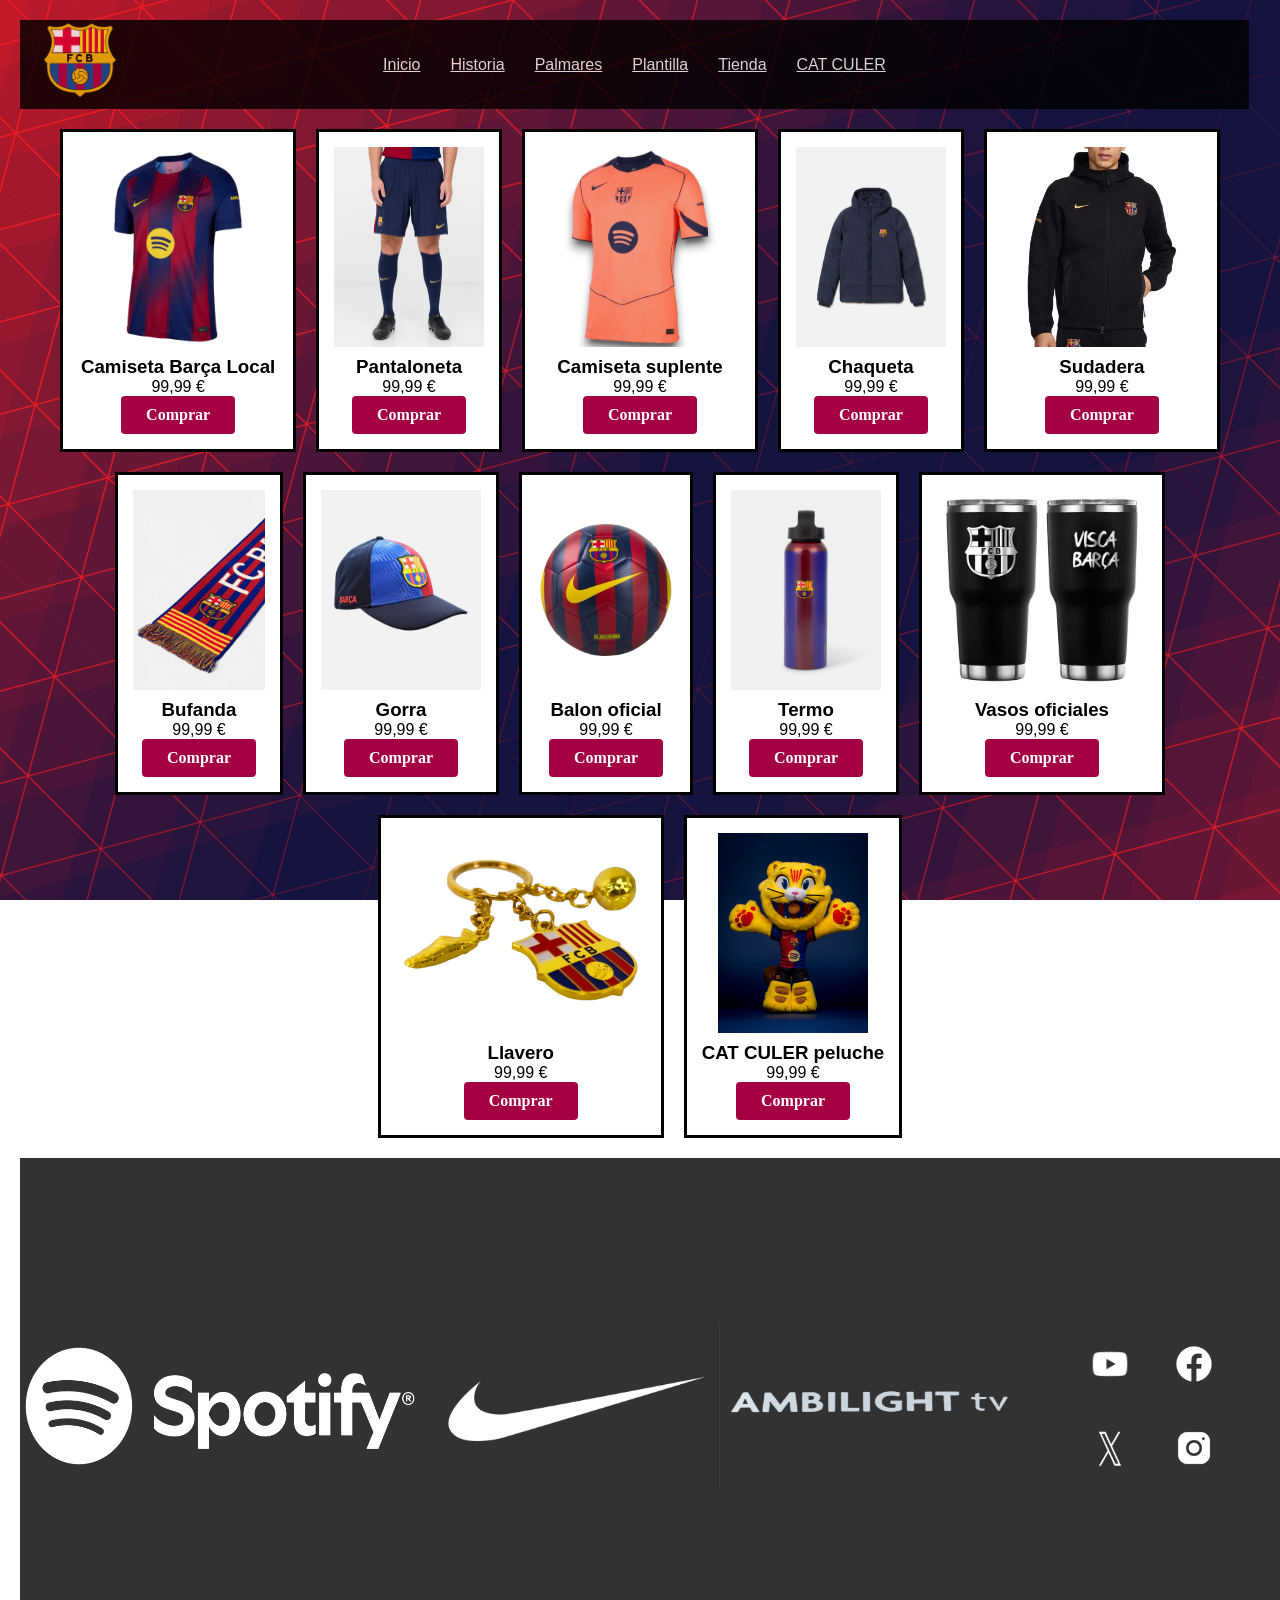
<file: codigo/tienda.html>
<!DOCTYPE html>
<html lang="español">
<head>
    <meta charset="UTF-8">
    <title>TIENDA</title>
    <link rel="stylesheet" href="../estilo/general.css">
</head>
<body class="fondo">
    <div class = "cuadrado1">
         <a href="index.html"> Inicio </a></li>
         <a href="historia.html">Historia</a></li>
         <a href="palmares.html">Palmares</a></li>
         <a href="jugadores.html">Plantilla</a></li>
         <a href="tienda.html"> Tienda </a></li>
         <a href="catculer.html">CAT CULER </a></li>
            <div class="escudo">
            <a href="index.html"><img src="../recursos/logo.png" alt="Escudo FC Barcelona"></a>
        </div> 
    </div>
    <section>
        <div class="latienda">
            <div class="producto">
                <img src="../recursos/hj4590-456_phsfh001-2000.webp" alt="Camiseta" width="250" height="250">
            <h3>Camiseta Barça Local</h3>
            <p>99,99 €</p>
            <input type="checkbox" id="prod1" class="check-comprar">
            <label for="prod1" class="btn-tienda">Comprar</label>
            </div>
                 <div class="producto">
                <img src="../recursos/HM6603-410_1.webp" alt="Pantaloneta" width="250" height="250">
            <h3>Pantaloneta </h3>
            <p>99,99 €</p>
            <input type="checkbox" id="prod2" class="check-comprar">
            <label for="prod2" class="btn-tienda">Comprar</label>
            </div>
              <div class="producto">
                <img src="../recursos/suplente.webp" alt="Camiseta suplente" width="250" height="250">
            <h3>Camiseta suplente</h3>
            <p>99,99 €</p>
            <input type="checkbox" id="prod4" class="check-comprar">
            <label for="prod4" class="btn-tienda">Comprar</label>
            </div>
              <div class="producto">
                <img src="../recursos/chaqueta.webp" alt="Chaqueta" width="250" height="300">
            <h3>Chaqueta</h3>
            <p>99,99 €</p>
            <input type="checkbox" id="prod5" class="check-comprar">
            <label for="prod5" class="btn-tienda">Comprar</label>
            </div>
              <div class="producto">
                <img src="../recursos/sudadera.jpg" alt="Sudadera" width="250" height="250">
            <h3>Sudadera</h3>
            <p>99,99 €</p>
            <input type="checkbox" id="prod6" class="check-comprar">
            <label for="prod6" class="btn-tienda">Comprar</label>
            </div>
              <div class="producto">
                <img src="../recursos/bufanda.webp" alt="bufanda" width="250" height="250">
            <h3>Bufanda</h3>
            <p>99,99 €</p>
            <input type="checkbox" id="prod7" class="check-comprar">
            <label for="prod7" class="btn-tienda">Comprar</label>
            </div>
              <div class="producto">
                <img src="../recursos/gorra.jpg" alt="Gorra" width="250" height="250">
            <h3>Gorra </h3>
            <p>99,99 €</p>
            <input type="checkbox" id="prod8" class="check-comprar">
            <label for="prod8" class="btn-tienda">Comprar</label>
              </div>
              <div class="producto">
                <img src="../recursos/balon.webp" alt="Balon" width="250" height="250">
            <h3>Balon oficial</h3>
            <p>99,99 €</p>
            <input type="checkbox" id="prod9" class="check-comprar">
            <label for="prod9" class="btn-tienda">Comprar</label>
            </div>
            <div class="producto">
                <img src="../recursos/termo.webp" alt="Termo" width="250" height="250">
            <h3>Termo</h3>
            <p>99,99 €</p>
            <input type="checkbox" id="prod10" class="check-comprar">
            <label for="prod10" class="btn-tienda">Comprar</label>
            </div>
            <div class="producto">
                <img src="../recursos/vaso.webp" alt="Vaso" width="250" height="250">
            <h3>Vasos oficiales</h3>
            <p>99,99 €</p>
            <input type="checkbox" id="prod11" class="check-comprar">
            <label for="prod11" class="btn-tienda">Comprar</label>
            </div>
            <div class="producto">
                <img src="../recursos/llavero.jpg" alt="Llavero" width="250" height="250">
            <h3>Llavero</h3>
            <p>99,99 €</p>
            <input type="checkbox" id="prod12" class="check-comprar">
            <label for="prod12" class="btn-tienda">Comprar</label>
            </div>
             <div class="producto">
                <img src="../recursos/cat peluche.webp" alt="peluche" width="250" height="250">
            <h3>CAT CULER peluche</h3>
            <p>99,99 €</p>
            <input type="checkbox" id="prod13" class="check-comprar">
            <label for="prod13" class="btn-tienda">Comprar</label>
            </div>
            </div>
        </div>
    </section>
</body>
<footer>
    <div class="cuadradof">
        <div class=" publicidad">
            <a href="https://open.spotify.com/genre/0JQ5DAqbMKFzsCGvlWfxyX"><img src="../recursos/Spotify_Full_Logo_RGB_White.png" alt="Spotify" width="400" height="120"></a>
            <a href="https://www.nike.com/xl/"><img src="../recursos/nike.jpg" alt="Nike" width="300" height="170"> </a>
            <a href="https://www.philips.co.uk/c-m-so/tv"> <img src="../recursos/AMBILIGHT.png" alt="Spotify" width="300" height="200"></a>
        </div>
        <div class = redes>
            <a href="https://www.youtube.com/@FCBarcelona"> <img src="../recursos/youtube.png" alt="Youtube" width="80" height="80"></a>
            <a href="https://web.facebook.com/fcbarcelona/?locale=es_LA&_rdc=1&_rdr#"> <img src="../recursos/facebook-new.png" alt="FaceBook" width="80" height="80"></a>
            <a href="https://x.com/FCBarcelona_es"> <img src="../recursos/twitter.jfif" alt="Twitter" width="80" height="80"></a>
            <a href="https://www.instagram.com/fcbarcelona/?hl=es"> <img src="../recursos/instragram.png" alt="Twitter" width="80" height="80"></a>
            </div>
    </div>
</footer>
</html>
</file>
<file: estilo/general.css>
*{
    margin: 0;
    padding: 0;
    box-sizing: border-box;
}
/* ---------------- INICIO ---------------- */

body{
    width: 100%;
    overflow-x: hidden;
}

.fondo{
    background-image: url('../recursos/fondo.jpg');
    background-size: cover; 
    background-attachment: fixed;
    margin: 0;
    min-height: 100vh;
    padding: 20px;
}
h1, h2, h3, p, li, a {
    color: white;
    font-family: Verdana, Geneva, Tahoma, sans-serif;
}
.cuadrado1{
    width: 96vw;
    height: 89px;
    border: 4px black;
    background-color: #000000;
    display: flex;
    justify-content: center; 
    align-items: center;     
    color: white;         
    font-family: sans-serif;
    opacity: 80%;
    flex-direction: row;
    gap: 30px;       
    text-decoration: none;
    .escudo{
        position: absolute;
         top: 20px;
         left: 40px;
    }      
}

.cuadrado1 a:hover {
    color: #ffed00;          
}

.imagenlewan{
    display: flex;
    justify-content: flex-start;
    z-index: 1;       
    flex-direction: row;    
    align-items: center;    
    gap: 40px;              
    margin: 50px auto;      
    max-width: 1200px;      
    padding: 0 20px;
 }
 .texto-bienvenida {   
    color: white;           
    background-color: rgba(0, 0, 0, 0.6); 
    padding: 30px;
    border-left: 5px solid #a50044; 
}

.texto-bienvenida h2 {
    font-size: 2.5rem;
    margin-top: 0;
    color: #ffed00;         
}

.texto-bienvenida p {
    font-size: 1.2rem;
    line-height: 1.6;       
}
.Barcelona{
    font-size: 30px;
}
.estadio{
    position: relative;
    width: fit-content;
    border: 8px solid #000000;
    overflow: hidden;
    display: inline-block;

}
.estadio img {
    display: block;
    width: 100%; 
    transition: all 0.5s ease;
}
.estadio:hover img{
    scale: 1.05;
    filter: brightness(40%);
}
.titulo-estadio {
    position: absolute; 
    top: 50%;          
    left: 50%;         
    transform: translate(-50%, -50%);        
    transition: all 0.5s ease;
    opacity: 0;
    color: white;
    text-align: center;
    width: 100%;
}
.estadio:hover .titulo-estadio {
    opacity: 1;         
}

.destacados{
    display: flex;
    justify-content:  center; 
    align-items: center; 
    gap: 20px;
    padding: 40px;
    flex-wrap: wrap;
}
.jugadoresdes{
        position: relative;
    width: 300px; 
    height: 450px;
    border: 8px solid #000000; 
    overflow: hidden; 
    transition: all transform 2s ease;

    }
    .jugadoresdes:hover img {
    filter: brightness(40%);
    scale: 1.1;
}
    .info-jugador {
    position: absolute;
    top: 50%;
    left: 50%;
    transform: translate(-50%, -50%);
    opacity: 0;
    transition: all 0.5s ease;
    color: #ffed00; 
    text-align: center;
    width: 100%;
    z-index: 2;
    pointer-events: none;
}
.jugadoresdes:hover .info-jugador {
    opacity: 1;
     }
.cuadradof {
    width: 100vw;
    height: 500px; 
    background-color: #000000;
    margin: 0; 
    display: flex;
    justify-content: center; 
    align-items: center;     
    opacity: 0.8;            
    gap: 50px;    
    .redes img {
    gap : 50px;
    justify-content: center;
     margin: 0;
    padding: 20px;
}           
 }
.publicidad {
    display: flex;
    justify-content: center;
    align-items: center;
}

/* ---------------- Historia ---------------- */

.imagen-historia{
    text-align: center;
    margin-top: 30px;
}
.imagen-historia img{
    width: 600px;
    max-width: 90%;
    border-radius: 10px;
    box-shadow: 0 5px 20px rgba(0, 0, 0, 0.5);
}
.imagen-historia:hover{
    transform: scale(1.02);
    transition: 0.3s;
}
.escudo img{
    width: 80px;
    filter: drop-shadow(0px, 5px, 10px black);

}

h1{
    margin-left: 120px;
    text-align: center;
}
.caja{
    background: rgba(0,0,0,0.5);
    padding: 20px;
    margin: 20px auto;
    width: 80%;
    border-radius: 15px;
    box-shadow: 0px 5px 20px rgba(0,0,0,0.6);
}
.caja:hover{
    transform: scale(1.02);
    transition: 0.3s;
}
/* ---------------- Tienda ---------------- */

.check-comprar {
    display: none;
}

.btn-tienda {
    display: inline-block;
    padding: 10px 25px;
    background-color: #a50044; 
    color: white;
    font-weight: bold;
    border-radius: 4px;
    cursor: pointer;
    transition: background-color 0.4s ease;
}


.btn-tienda:hover {
    background-color: #7d0034;
}

.check-comprar:checked + .btn-tienda {
    background-color: #28a745; 
}
.latienda{
    display: flex;
    flex-wrap: wrap;
    justify-content: center;
    gap: 20px;
    padding: 20px;
}
.producto{
    position: relative;
    border: 3px solid #000000;
    overflow: hidden; 
    justify-content: center;
    text-align: center;
    padding: 15px;
    background-color: #fff;
    transition:  all transform 0.3s;
    h3, p{
        color: #000000;
    }
}
.producto img {
    width: 100%;          
    height: 200px;        
    object-fit: contain;  
    margin-bottom: 5px;
}
.producto:hover{
    transform: scale(1.02);
    transition: 0.3s;
}
/* ---------------- CAT culer ---------------- */

.bannercat{
    width: 100%;       
    overflow: hidden;  
    line-height: 0;
    display: block;
}
.titulocat{
    font-size: 27px;
    text-decoration: dotted;
    box-shadow: #000000;
    h1{
        color: #f1bd00;
    }

}
.textoexplicativo{
    font-size: 19px;
    text-align: justify;
    padding: 0 10%;
    p {color: #f1bd00;
}
 }
.galeria{
    display: grid;
    grid-template-columns: repeat(auto-fit, minmax(250px, 1fr));
    gap: 15px;
    padding: 20px;
}
.fotos{
    overflow: hidden;
    border: 5px solid #fff;
    box-shadow: 0 4px 8px rgba(0,0,0,0.3);
    height: 250px;
}
.fotos img{
    width: 100%;
    height: 100%;
    object-fit: cover; 
    transition: transform 0.5s ease;
}
.fotos:hover img {
    transform: scale(1.2) rotate(2deg); 
    filter: brightness(1.1); 
}
.titulo_galeria{
    text-align: center;
}

/* ---------------- PALMARES ---------------- */

h1{
    text-align:center;
    font-size:40px;
    margin-top:20px;
    text-shadow:2px 2px 10px black;
}
.titulo-seccion{
    text-align:center;
    font-size:28px;
    margin-top:40px;
    margin-bottom:20px;
}
.tabla-palmares table{
    width:70%;
    margin:20px auto;
    border-collapse:collapse;
    font-size:18px;
    box-shadow: 0 10px 25px rgba(0,0,0,0.5);
}
.tabla-palmares th{
    background:#a50044;
    color:white;
    padding:12px;
    border:1px solid #ddd;
}
.tabla-palmares td{
    background:rgba(255,255,255,0.9);
    color:black;
    padding:12px;
    text-align:center;
    border:1px solid #ddd;
}
.tabla-palmares tr:hover{
    background:#d6d6d6;
    transition:0.3s;
}
.imagen-palmares{
    text-align: center;
    margin: 30px;
}
tr:hover{
    background-color:#d6d6d6;
    transition:0.3s;
}
.titulo-seccion{
    text-align: center;
    margin-top: 30px;
    font-size: 28px;
}
h1{
    text-align:center;
    font-size:40px;
    text-shadow:2px 2px 10px black;
}
.tabla-palmares{
    margin-bottom:40px;
}
.tabla-palmares{
    animation: aparecer 1s ease;
}
@keyframes aparecer{
    from{
        opacity:0;
        transform:translateY(20px);
    }
    to{
        opacity:1;
        transform:translateY(0);
    }
}
/* ---------------- JUGADORES ---------------- */

.contenedor-jugadores{
    display:grid;
    grid-template-columns:repeat(auto-fit, minmax(220px, 1fr));
    gap:30px;
    padding:30px;
    margin-top:30px;
}

h1{
    text-align:center;
    margin-top:30px;
    margin-bottom:40px;
}
.tarjeta{
    background:white;
    border-radius:15px;
    text-align:center;
    padding:20px;
    transition:0.3s;
}
.tarjeta:hover{
    border:3px solid transparent;
    background:
    linear-gradient(white,white) padding-box,
    linear-gradient(45deg,#a50044,#004d98) border-box;
}
.tarjeta img{
    width:100%;
    height:180px;
    object-fit:cover;
    border-radius:10px;
    transition:transform 0.4s;
}
.tarjeta:hover img{
    transform:scale(1.1);
}
.tarjeta h3{
    color: #111;
    font-weight: bold;
}
.tarjeta p{
    color: #333
}
.tarjeta p strong{
color:#f1bd00;
}
.titulo-seccion{
    text-align:center;
    font-size:28px;
    margin-top:50px;
    margin-bottom:20px;
    color:#ffcc00;
}
.titulo-seccion::after{
    content:"";
    display:block;
    width:80px;
    height:3px;
    background:#ffcc00;
    margin:10px auto;
}
.tarjeta{
    width:220px;
}
.contenedor-jugadores{
    text-align:center;
}
.tarjeta{
    display:inline-block;
    margin:15px;
}
</file>
